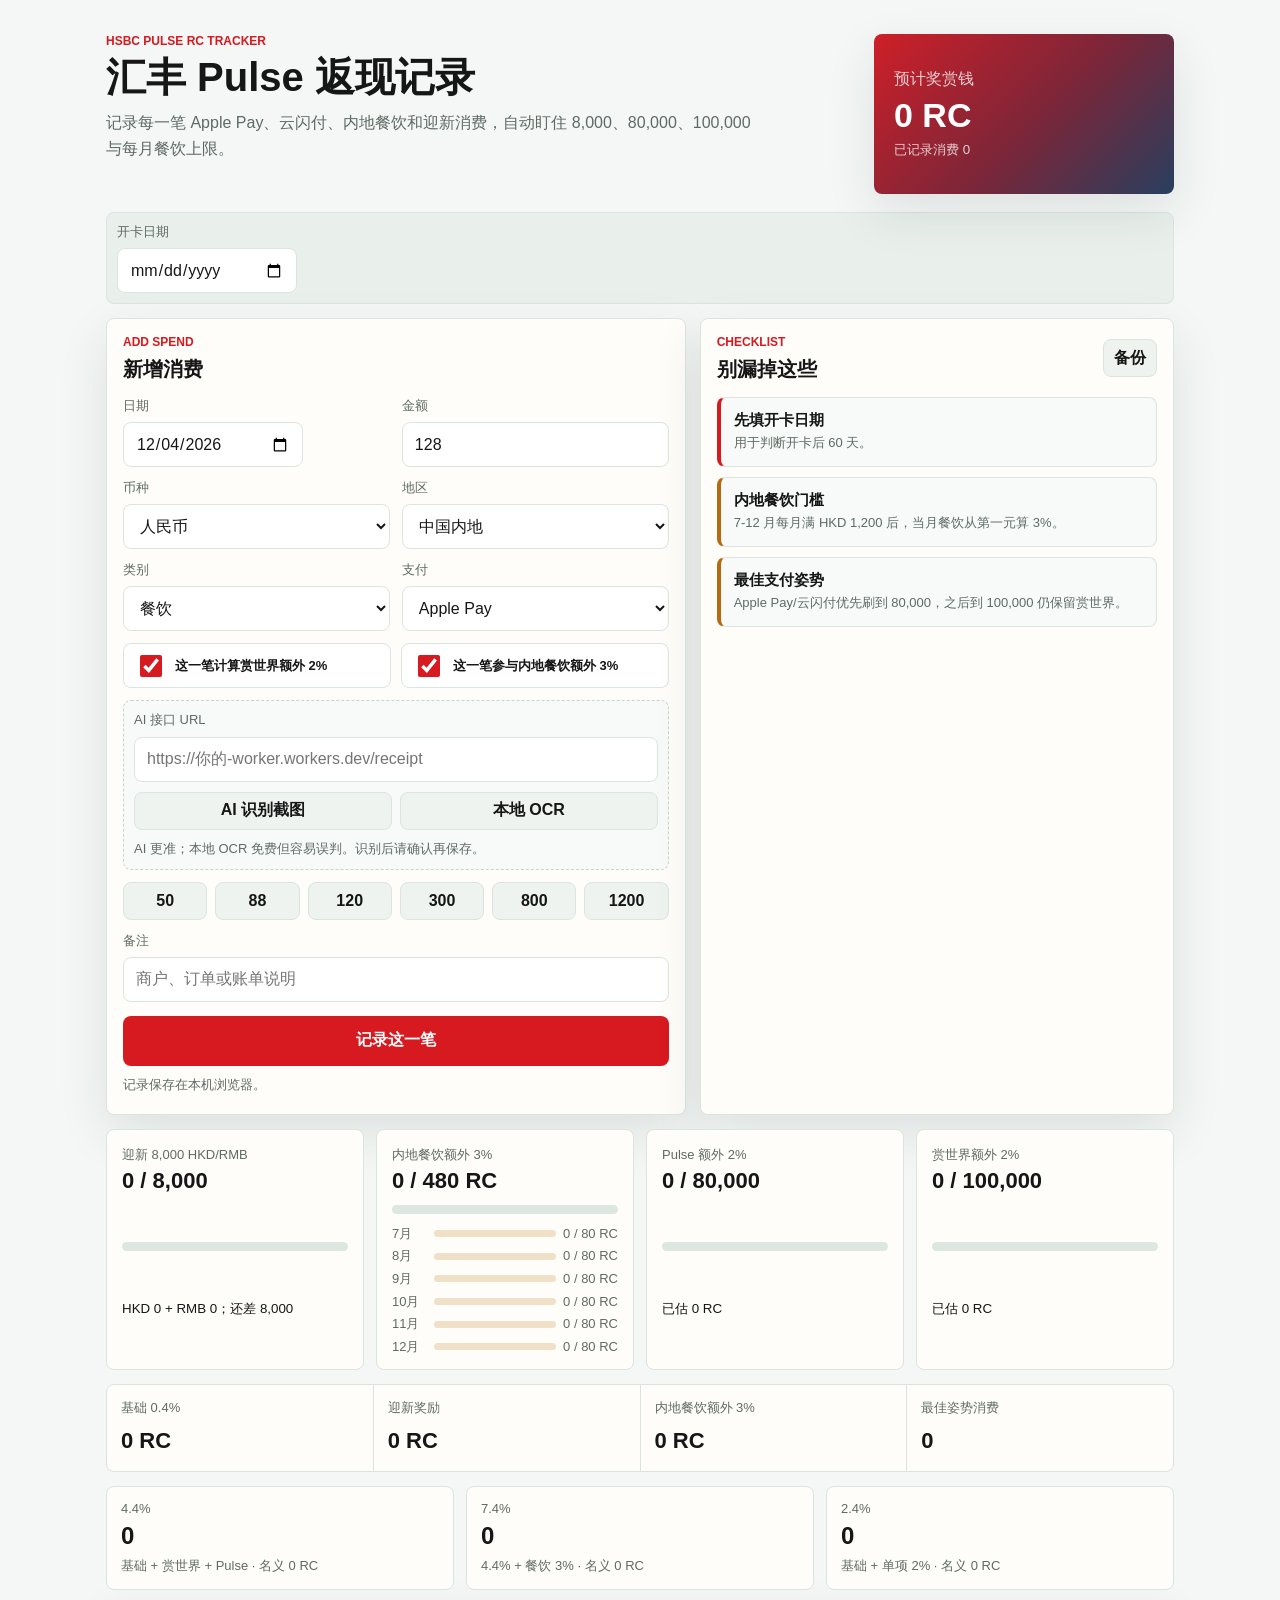
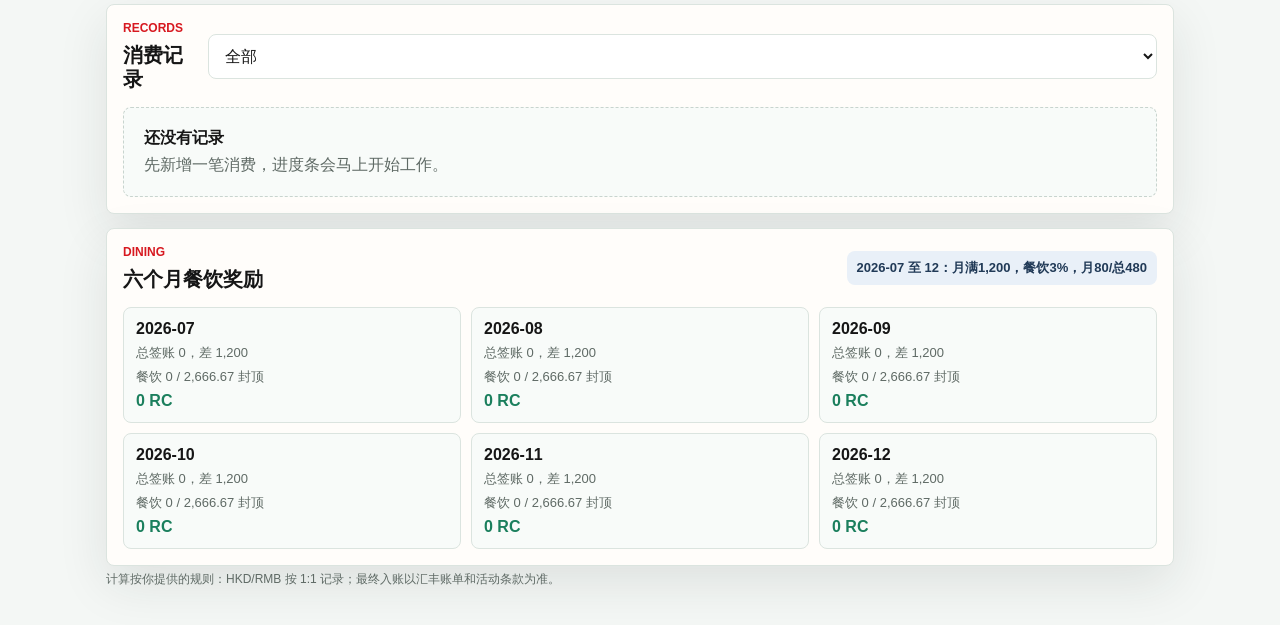
<file: index.html>
<!doctype html>
<html lang="zh-Hans">
  <head>
    <meta charset="utf-8" />
    <meta name="viewport" content="width=device-width, initial-scale=1, maximum-scale=1" />
    <meta name="theme-color" content="#f4f7f5" />
    <meta
      name="description"
      content="记录 HSBC Pulse 信用卡消费并自动计算迎新、赏世界、Pulse 额外和内地餐饮返现。"
    />
    <title>汇丰 Pulse 返现记录</title>
    <link rel="manifest" href="./manifest.webmanifest" />
    <link rel="icon" href="./app-icon.svg" />
    <link rel="apple-touch-icon" href="./app-icon.svg" />
    <link rel="stylesheet" href="./styles.css" />
  </head>
  <body>
    <main class="app-shell">
      <section class="hero">
        <div>
          <p class="eyebrow">HSBC Pulse RC Tracker</p>
          <h1>汇丰 Pulse 返现记录</h1>
          <p class="hero-copy">
            记录每一笔 Apple Pay、云闪付、内地餐饮和迎新消费，自动盯住
            8,000、80,000、100,000 与每月餐饮上限。
          </p>
        </div>
        <div class="total-panel" aria-label="预计奖赏钱">
          <span>预计奖赏钱</span>
          <strong id="totalReward">0 RC</strong>
          <small id="totalSpend">已记录消费 0</small>
        </div>
      </section>

      <section class="settings-strip" aria-label="卡片设置">
        <label class="date-field">
          <span>开卡日期</span>
          <input id="openDate" type="date" />
        </label>
      </section>

      <section class="grid-two">
        <form class="entry-panel" id="entryForm">
          <div class="panel-title">
            <div>
              <p class="eyebrow">Add Spend</p>
              <h2 id="formTitle">新增消费</h2>
            </div>
            <button class="ghost-button hidden" id="cancelEdit" type="button">取消</button>
          </div>

          <div class="field-grid">
            <label class="date-field">
              <span>日期</span>
              <input id="date" type="date" required />
            </label>
            <label>
              <span>金额</span>
              <input id="amount" inputmode="decimal" min="0" step="0.01" type="number" required />
            </label>
            <label>
              <span>币种</span>
              <select id="currency">
                <option value="RMB">人民币</option>
                <option value="HKD">港币</option>
              </select>
            </label>
            <label>
              <span>地区</span>
              <select id="region">
                <option value="mainland">中国内地</option>
                <option value="macau">澳门</option>
                <option value="hongkong">香港</option>
                <option value="overseas">其他地区</option>
              </select>
            </label>
            <label>
              <span>类别</span>
              <select id="category">
                <option value="dining">餐饮</option>
                <option value="shopping">购物</option>
                <option value="travel">旅行</option>
                <option value="other">其他</option>
              </select>
            </label>
            <label>
              <span>支付</span>
              <select id="payment">
                <option value="applepay">Apple Pay</option>
                <option value="unionpay">云闪付</option>
                <option value="other">其他</option>
              </select>
            </label>
          </div>

          <div class="reward-options" aria-label="逐笔返现选项">
            <label class="switch-row">
              <input id="redHotEligible" type="checkbox" checked />
              <span>这一笔计算赏世界额外 2%</span>
            </label>
            <label class="switch-row">
              <input id="transactionDiningEligible" type="checkbox" checked />
              <span>这一笔参与内地餐饮额外 3%</span>
            </label>
          </div>

          <div class="scan-box">
            <input id="receiptImage" class="hidden" type="file" accept="image/*" />
            <input id="aiReceiptImage" class="hidden" type="file" accept="image/*" />
            <label class="scan-endpoint">
              <span>AI 接口 URL</span>
              <input id="aiEndpoint" placeholder="https://你的-worker.workers.dev/receipt" type="url" />
            </label>
            <div class="scan-actions">
              <button class="ghost-button" id="aiScanButton" type="button">AI 识别截图</button>
              <button class="ghost-button" id="scanButton" type="button">本地 OCR</button>
            </div>
            <span id="scanResult">AI 更准；本地 OCR 免费但容易误判。识别后请确认再保存。</span>
          </div>

          <div class="quick-row" aria-label="快速金额">
            <button type="button" data-amount="50">50</button>
            <button type="button" data-amount="88">88</button>
            <button type="button" data-amount="120">120</button>
            <button type="button" data-amount="300">300</button>
            <button type="button" data-amount="800">800</button>
            <button type="button" data-amount="1200">1200</button>
          </div>

          <label>
            <span>备注</span>
            <input id="note" placeholder="商户、订单或账单说明" />
          </label>

          <button class="primary-button" id="submitButton" type="submit">记录这一笔</button>
          <p class="notice" id="notice">记录保存在本机浏览器。</p>
        </form>

        <section class="insight-panel" aria-label="关键提醒">
          <div class="panel-title">
            <div>
              <p class="eyebrow">Checklist</p>
              <h2>别漏掉这些</h2>
            </div>
            <button class="ghost-button" id="backupButton" type="button">备份</button>
          </div>
          <div class="task-list" id="taskList"></div>
        </section>
      </section>

      <section class="progress-grid" aria-label="返现进度" id="progressGrid"></section>

      <section class="summary-band">
        <div class="metric">
          <span>基础 0.4%</span>
          <strong id="baseReward">0 RC</strong>
        </div>
        <div class="metric">
          <span>迎新奖励</span>
          <strong id="welcomeReward">0 RC</strong>
        </div>
        <div class="metric">
          <span>内地餐饮额外 3%</span>
          <strong id="diningReward">0 RC</strong>
        </div>
        <div class="metric">
          <span>最佳姿势消费</span>
          <strong id="bestPostureSpend">0</strong>
        </div>
      </section>

      <section class="rate-band" aria-label="三类倍率统计" id="rateBand"></section>

      <section class="records-panel">
        <div class="panel-title">
          <div>
            <p class="eyebrow">Records</p>
            <h2>消费记录</h2>
          </div>
          <select id="filter">
            <option value="all">全部</option>
            <option value="welcome">迎新窗口</option>
            <option value="best">最佳支付姿势</option>
            <option value="rate44">4.4%</option>
            <option value="rate74">7.4%</option>
            <option value="rate24">2.4%</option>
            <option value="dining">餐饮</option>
          </select>
        </div>
        <div id="recordList"></div>
      </section>

      <section class="month-panel">
        <div class="panel-title">
          <div>
            <p class="eyebrow">Dining</p>
            <h2>六个月餐饮奖励</h2>
          </div>
          <span class="cap-badge">2026-07 至 12：月满1,200，餐饮3%，月80/总480</span>
        </div>
        <div class="month-grid" id="monthGrid"></div>
      </section>

      <footer id="footerNote">
        计算按你提供的规则：HKD/RMB 按 1:1 记录；最终入账以汇丰账单和活动条款为准。
      </footer>
    </main>
    <script src="./app.js"></script>
  </body>
</html>
</file>
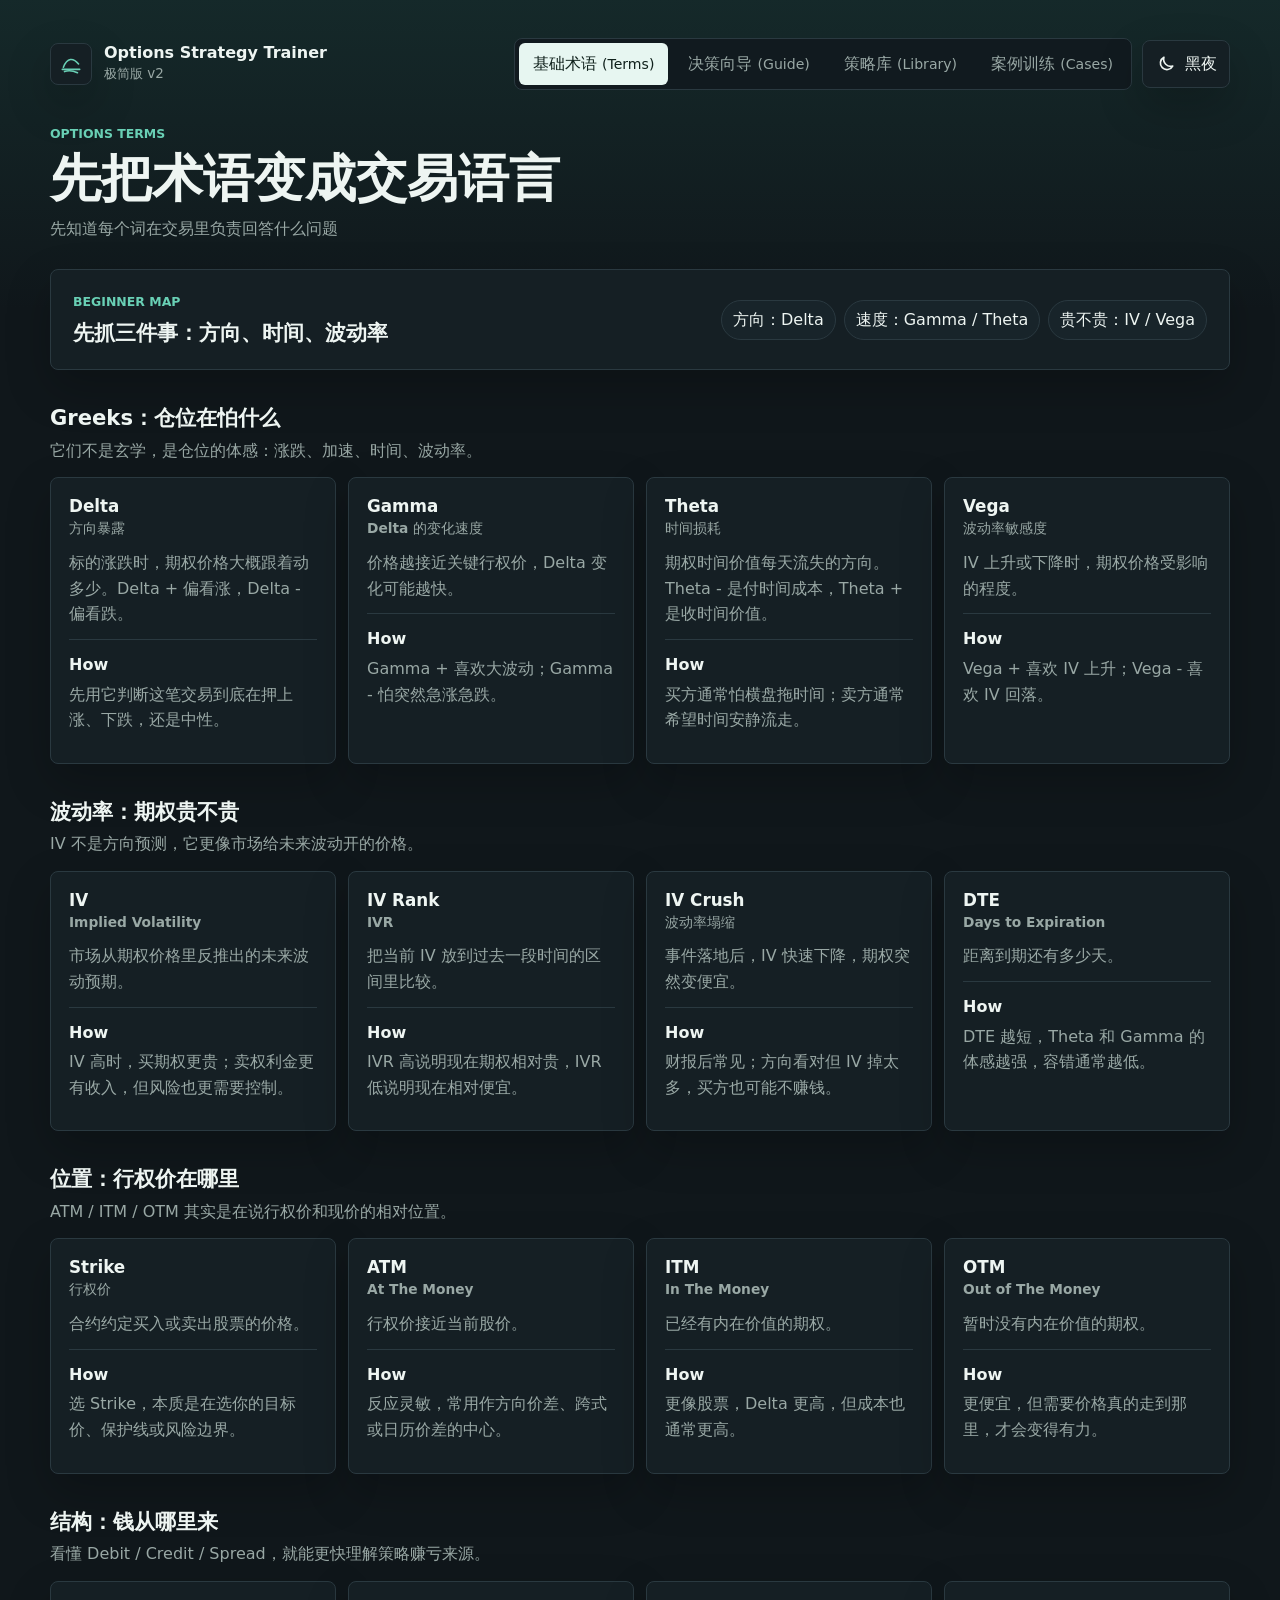
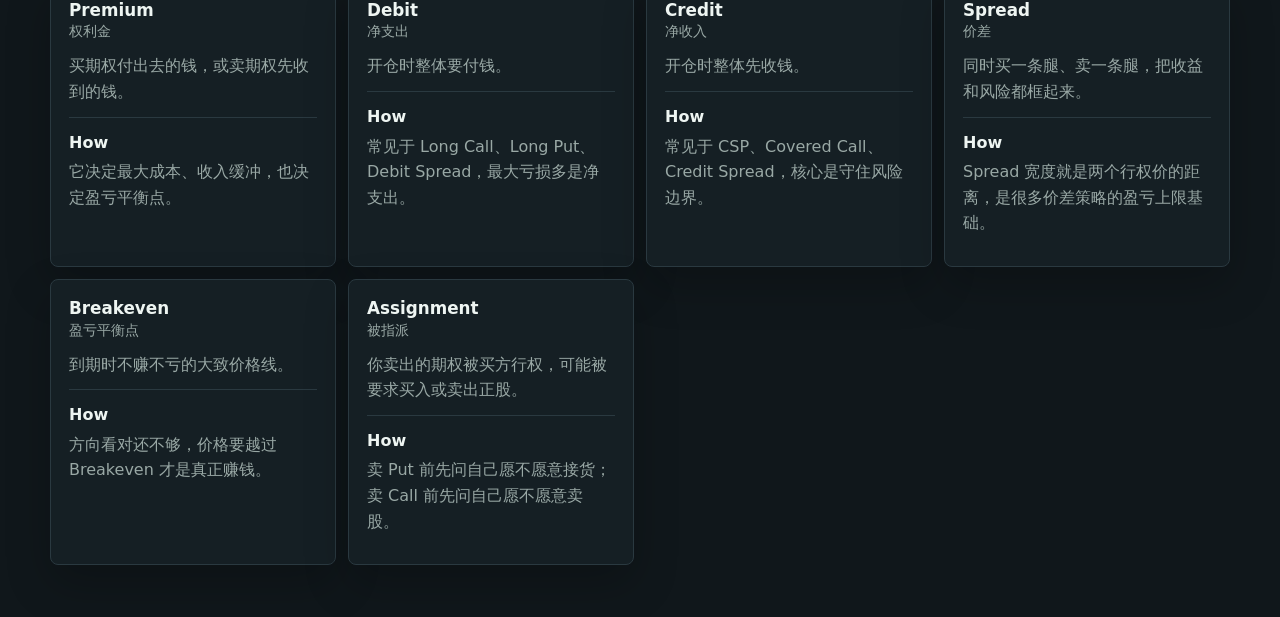
<file: options-strategy-trainer/index.html>
<!doctype html>
<html lang="zh-CN" data-theme="dark">
  <head>
    <meta charset="utf-8" />
    <meta name="viewport" content="width=device-width, initial-scale=1" />
    <meta id="theme-color" name="theme-color" content="#10171b" />
    <title>Options Strategy Trainer v2</title>
    <meta
      name="description"
      content="极简期权策略训练器：先理解术语，再用 PA 背景、方向、IV、目标选择策略。"
    />
    <script>
      (() => {
        try {
          const savedTheme = localStorage.getItem("ost-theme");
          document.documentElement.dataset.theme = savedTheme || "dark";
        } catch {
          document.documentElement.dataset.theme = "dark";
        }
      })();
    </script>
    <link rel="stylesheet" href="styles.css?v=ost-v26" />
  </head>
  <body>
    <div class="shell">
      <header class="topbar">
        <a class="brand" href="#terms" data-view-link="terms" aria-label="回到基础术语">
          <span class="brand-mark" aria-hidden="true">
            <svg viewBox="0 0 48 48" role="img">
              <path d="M8 34h32" />
              <path d="M10 30c7-18 18-18 28-6" />
              <path d="M12 38c8-3 15-2 24 2" />
            </svg>
          </span>
          <span>
            <strong>Options Strategy Trainer</strong>
            <small>极简版 v2</small>
          </span>
        </a>

        <div class="top-actions">
          <nav class="tabs" aria-label="主要页面">
            <button class="tab is-active" type="button" data-view="terms">
              基础术语 <span>(Terms)</span>
            </button>
            <button class="tab" type="button" data-view="guide">
              决策向导 <span>(Guide)</span>
            </button>
            <button class="tab" type="button" data-view="library">
              策略库 <span>(Library)</span>
            </button>
            <button class="tab" type="button" data-view="cases">
              案例训练 <span>(Cases)</span>
            </button>
          </nav>

          <button class="theme-toggle" id="theme-toggle" type="button" aria-label="当前为黑夜模式，点击切换到白天模式">
            <span class="theme-toggle-icon" aria-hidden="true">
              <svg class="sun-icon" viewBox="0 0 24 24">
                <circle cx="12" cy="12" r="4" />
                <path d="M12 2v2" />
                <path d="M12 20v2" />
                <path d="M4.93 4.93l1.41 1.41" />
                <path d="M17.66 17.66l1.41 1.41" />
                <path d="M2 12h2" />
                <path d="M20 12h2" />
                <path d="M4.93 19.07l1.41-1.41" />
                <path d="M17.66 6.34l1.41-1.41" />
              </svg>
              <svg class="moon-icon" viewBox="0 0 24 24">
                <path d="M20 14.5A8.5 8.5 0 0 1 9.5 4a7.8 7.8 0 1 0 10.5 10.5Z" />
              </svg>
            </span>
            <span id="theme-toggle-label">黑夜</span>
          </button>
        </div>
      </header>

      <main>
        <section class="view is-active" id="terms" aria-labelledby="terms-title">
          <div class="page-heading">
            <p class="kicker">Options Terms</p>
            <h1 id="terms-title">先把术语变成交易语言</h1>
            <p>先知道每个词在交易里负责回答什么问题</p>
          </div>

          <section class="term-primer" aria-label="术语快速入口">
            <div>
              <p class="kicker">Beginner map</p>
              <h2>先抓三件事：方向、时间、波动率</h2>
            </div>
            <div class="term-map">
              <span>方向：Delta</span>
              <span>速度：Gamma / Theta</span>
              <span>贵不贵：IV / Vega</span>
            </div>
          </section>

          <div class="terms-grid" id="terms-grid"></div>
        </section>

        <section class="view" id="guide" aria-labelledby="guide-title">
          <div class="intro">
            <p class="kicker">三步决策</p>
            <h1 id="guide-title">先判断市场，再选择结构。</h1>
            <p>
              可以先从 PA 背景进入，也可以继续用方向、IV 和交易目标三步判断。
            </p>
          </div>

          <section class="context-panel" aria-labelledby="context-title">
            <div class="context-heading">
              <div>
                <p class="kicker">PA Context</p>
                <h2 id="context-title">从市场背景开始判断</h2>
              </div>
              <p>先分 Strong Trend、Weak Trend、TR，再看 IV 和交易目标。</p>
            </div>
            <div class="pa-context-grid" id="pa-context-grid"></div>
          </section>

          <div class="workspace">
            <section class="wizard" aria-label="策略决策向导">
              <div class="step" data-step="direction">
                <div class="step-heading">
                  <span>Step 1</span>
                  <h2>方向观点 <em>(Direction)</em></h2>
                </div>
                <div class="choice-grid" role="radiogroup" aria-label="方向观点">
                  <button class="choice" type="button" data-field="direction" data-value="bullish">
                    看涨 <span>Bullish</span>
                  </button>
                  <button class="choice" type="button" data-field="direction" data-value="bearish">
                    看跌 <span>Bearish</span>
                  </button>
                  <button class="choice" type="button" data-field="direction" data-value="neutral">
                    中性 <span>Neutral</span>
                  </button>
                </div>
              </div>

              <div class="step is-muted" data-step="iv">
                <div class="step-heading">
                  <span>Step 2</span>
                  <h2>隐含波动率 <em>(IV)</em></h2>
                </div>
                <div class="choice-grid" role="radiogroup" aria-label="隐含波动率">
                  <button class="choice" type="button" data-field="iv" data-value="low" disabled>
                    低 <span>Low</span>
                  </button>
                  <button class="choice" type="button" data-field="iv" data-value="normal" disabled>
                    正常 <span>Normal</span>
                  </button>
                  <button class="choice" type="button" data-field="iv" data-value="high" disabled>
                    高 <span>High</span>
                  </button>
                </div>
              </div>

              <div class="step is-muted" data-step="objective">
                <div class="step-heading">
                  <span>Step 3</span>
                  <h2>交易目标 <em>(Objective)</em></h2>
                </div>
                <div class="choice-grid objective-grid" role="radiogroup" aria-label="交易目标">
                  <button class="choice" type="button" data-field="objective" data-value="directional" disabled>
                    方向交易 <span>Directional</span>
                  </button>
                  <button class="choice" type="button" data-field="objective" data-value="income" disabled>
                    收取权利金 <span>Income</span>
                  </button>
                  <button class="choice" type="button" data-field="objective" data-value="own" disabled>
                    愿意接货 <span>Willing to own stock</span>
                  </button>
                  <button class="choice" type="button" data-field="objective" data-value="hedge" disabled>
                    保护持仓 <span>Hedge</span>
                  </button>
                </div>
              </div>
            </section>

            <aside class="result-shell" aria-live="polite">
              <div class="result-empty" id="result-empty">
                <p class="kicker">Recommendation</p>
                <h2>完成三步后显示结果。</h2>
                <p>这里会只保留主推荐、关键理由和风险标签。</p>
              </div>

              <div class="result is-hidden" id="result">
                <div class="result-topline">
                  <p class="kicker" id="result-context">Recommendation</p>
                  <button class="reset-button" type="button" id="reset-button">重选</button>
                </div>

                <article class="strategy-result" id="main-result"></article>

                <section class="alternatives" id="alternatives" aria-label="备选策略"></section>
              </div>
            </aside>
          </div>
        </section>

        <section class="view" id="library" aria-labelledby="library-title">
          <div class="page-heading">
            <p class="kicker">Strategy Library</p>
            <h1 id="library-title">策略库</h1>
            <p>这里保留常用结构，和首页的决策向导分开。</p>
          </div>
          <div class="library-grid" id="library-grid"></div>
        </section>

        <section class="view" id="cases" aria-labelledby="cases-title">
          <div class="page-heading">
            <p class="kicker">Case Trainer</p>
            <h1 id="cases-title">案例训练</h1>
            <p>每个场景只练一个判断：方向、IV、目标是否匹配。</p>
          </div>
          <div class="case-list" id="case-list"></div>
        </section>
      </main>
    </div>

    <script src="app.js?v=ost-v26" defer></script>
    <script>
      if ("serviceWorker" in navigator) {
        window.addEventListener("load", () => {
          navigator.serviceWorker.register("../sw.js").then((registration) => {
            registration.update();
          }).catch(() => undefined);
        });
      }
    </script>
  </body>
</html>
</file>
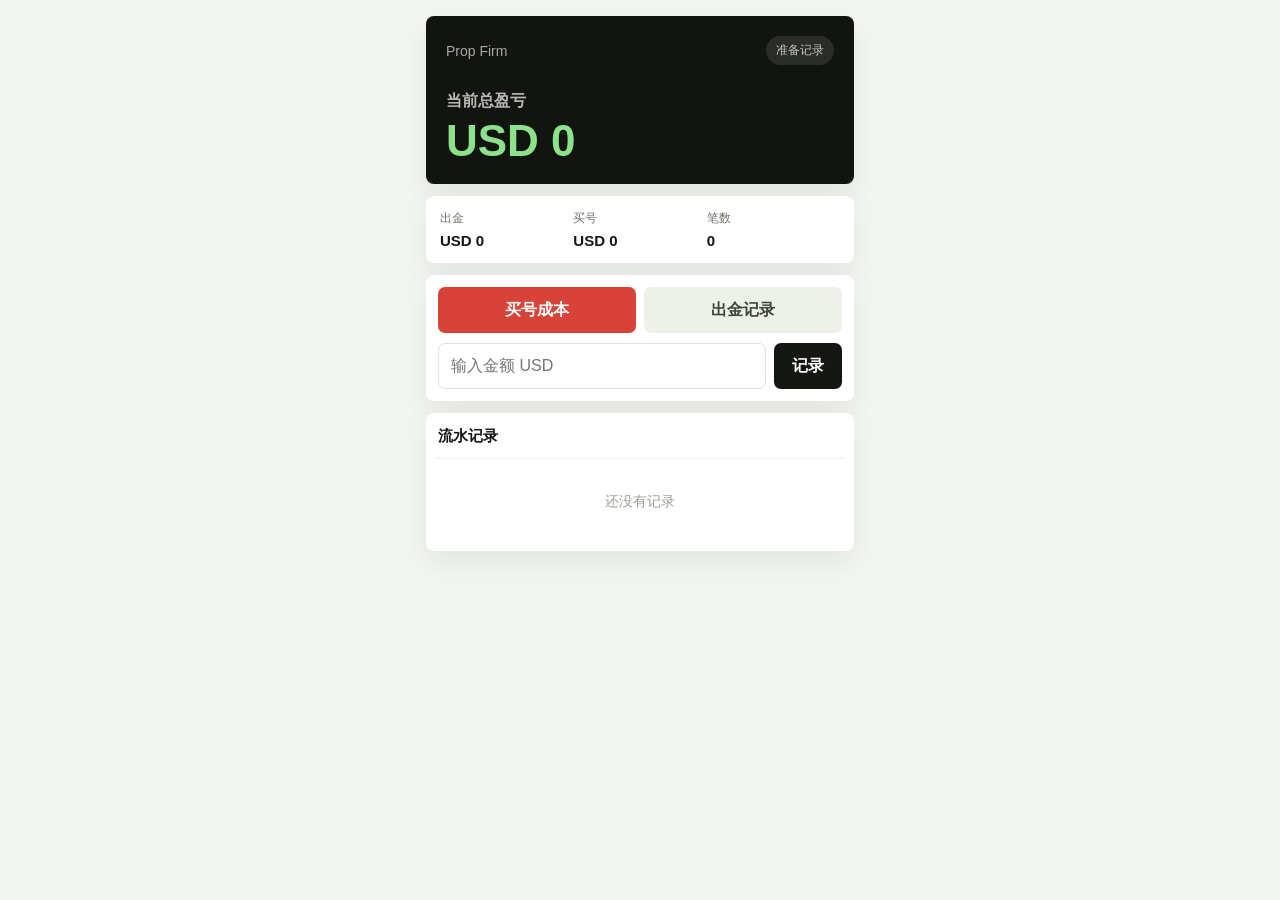
<file: prop-firm/index.html>
<!doctype html>
<html lang="zh-Hans">
  <head>
    <meta charset="utf-8" />
    <meta name="viewport" content="width=device-width, initial-scale=1, maximum-scale=1" />
    <meta name="theme-color" content="#10120f" />
    <meta name="description" content="记录 Prop Firm 买号成本、出金和 USD 总盈亏。" />
    <title>Prop Firm 记账</title>
    <link rel="stylesheet" href="./styles.css" />
  </head>
  <body>
    <main class="shell">
      <section class="top-card">
        <div class="top-row">
          <span class="label">Prop Firm</span>
          <span class="status" id="status">准备记录</span>
        </div>
        <h1>当前总盈亏</h1>
        <strong class="total" id="total">USD 0</strong>
      </section>

      <section class="metrics" aria-label="汇总">
        <div>
          <span>出金</span>
          <strong id="payoutTotal">USD 0</strong>
        </div>
        <div>
          <span>买号</span>
          <strong id="costTotal">USD 0</strong>
        </div>
        <div>
          <span>笔数</span>
          <strong id="entryCount">0</strong>
        </div>
      </section>

      <form class="panel" id="entryForm">
        <div class="segmented" role="group" aria-label="记录类型">
          <button class="active danger" type="button" data-type="cost">买号成本</button>
          <button type="button" data-type="payout">出金记录</button>
        </div>
        <div class="entry-row">
          <input id="amount" inputmode="decimal" placeholder="输入金额 USD" autocomplete="off" />
          <button type="submit">记录</button>
        </div>
      </form>

      <section class="panel records-panel">
        <div class="panel-head">
          <h2>流水记录</h2>
          <button id="clearAll" type="button">清空</button>
        </div>
        <div class="records" id="records"></div>
      </section>
    </main>
    <script src="./app.js"></script>
  </body>
</html>
</file>
<file: styles.css>
:root {
  --ink: #161616;
  --muted: #5f6a65;
  --paper: #f4f7f5;
  --surface: #fffdfa;
  --line: #dbe4df;
  --red: #d71920;
  --green: #1b7f5d;
  --blue: #2d5f9a;
  --amber: #b56a12;
  --shadow: 0 18px 50px rgba(28, 43, 36, 0.1);
}

* {
  box-sizing: border-box;
}

body {
  margin: 0;
  color: var(--ink);
  background: var(--paper);
  font-family:
    -apple-system, BlinkMacSystemFont, "Segoe UI", "PingFang SC",
    "Hiragino Sans GB", "Microsoft YaHei", Arial, sans-serif;
  letter-spacing: 0;
}

button,
input,
select {
  font: inherit;
}

button {
  touch-action: manipulation;
}

.hidden {
  display: none !important;
}

.app-shell {
  width: min(100%, 1100px);
  margin: 0 auto;
  padding: 18px 16px 36px;
}

.hero {
  display: grid;
  grid-template-columns: minmax(0, 1fr) minmax(230px, 300px);
  gap: 16px;
  align-items: stretch;
  padding: 16px 0 14px;
}

.eyebrow {
  margin: 0 0 8px;
  color: var(--red);
  font-size: 12px;
  font-weight: 800;
  letter-spacing: 0;
  text-transform: uppercase;
}

h1,
h2 {
  margin: 0;
  letter-spacing: 0;
}

h1 {
  max-width: 680px;
  font-size: 40px;
  line-height: 1.05;
  font-weight: 900;
}

h2 {
  font-size: 20px;
  line-height: 1.2;
}

.hero-copy {
  max-width: 660px;
  margin: 12px 0 0;
  color: var(--muted);
  font-size: 16px;
  line-height: 1.65;
}

.total-panel,
.entry-panel,
.insight-panel,
.records-panel,
.month-panel {
  background: var(--surface);
  border: 1px solid var(--line);
  border-radius: 8px;
  box-shadow: var(--shadow);
}

.total-panel {
  display: flex;
  min-height: 160px;
  flex-direction: column;
  justify-content: center;
  padding: 20px;
  color: white;
  background: linear-gradient(135deg, #ce1f28, #7a2639 55%, #283f5f);
  border: 0;
}

.total-panel span,
.total-panel small {
  color: rgba(255, 255, 255, 0.78);
}

.total-panel strong {
  margin: 8px 0;
  font-size: 34px;
  line-height: 1.05;
}

.settings-strip {
  display: grid;
  grid-template-columns: minmax(0, 230px);
  gap: 10px;
  margin: 4px 0 14px;
  padding: 10px;
  background: #e9f0ec;
  border: 1px solid var(--line);
  border-radius: 8px;
}

.date-field input {
  max-width: 180px;
}

label {
  display: grid;
  gap: 7px;
  min-width: 0;
}

label > span,
.metric span,
.rate-card span,
.rate-card small,
.progress-card span,
.month-card span,
.record span,
.record small {
  color: var(--muted);
  font-size: 13px;
}

input,
select {
  width: 100%;
  min-height: 45px;
  padding: 0 12px;
  color: var(--ink);
  background: white;
  border: 1px solid var(--line);
  border-radius: 8px;
  outline: none;
}

input:focus,
select:focus {
  border-color: var(--red);
  box-shadow: 0 0 0 3px rgba(215, 25, 32, 0.14);
}

.switch-row {
  display: flex;
  align-items: center;
  min-height: 45px;
  gap: 10px;
  padding: 0 12px;
  background: white;
  border: 1px solid var(--line);
  border-radius: 8px;
}

.switch-row input {
  width: 22px;
  min-height: 22px;
  accent-color: var(--red);
}

.switch-row span {
  color: var(--ink);
  font-weight: 700;
}

.grid-two {
  display: grid;
  grid-template-columns: minmax(0, 1.1fr) minmax(300px, 0.9fr);
  gap: 14px;
}

.entry-panel,
.insight-panel,
.records-panel,
.month-panel {
  padding: 16px;
}

.panel-title {
  display: flex;
  align-items: center;
  justify-content: space-between;
  gap: 12px;
  margin-bottom: 16px;
}

.field-grid {
  display: grid;
  grid-template-columns: repeat(2, minmax(0, 1fr));
  gap: 12px;
}

.reward-options {
  display: grid;
  grid-template-columns: repeat(2, minmax(0, 1fr));
  gap: 10px;
  margin-top: 12px;
}

.quick-row {
  display: grid;
  grid-template-columns: repeat(6, minmax(0, 1fr));
  gap: 8px;
  margin: 12px 0;
}

.scan-box {
  display: grid;
  grid-template-columns: minmax(0, 1fr);
  gap: 10px;
  margin-top: 12px;
  padding: 10px;
  background: #f7faf8;
  border: 1px dashed #c8d4ce;
  border-radius: 8px;
}

.scan-box span {
  color: var(--muted);
  font-size: 13px;
  line-height: 1.45;
}

.scan-endpoint span {
  color: var(--muted);
  font-size: 13px;
}

.scan-actions {
  display: grid;
  grid-template-columns: repeat(2, minmax(0, 1fr));
  gap: 8px;
}

.quick-row button,
.ghost-button,
.record-actions button {
  min-height: 38px;
  padding: 0 10px;
  color: var(--ink);
  background: #eef3f0;
  border: 1px solid var(--line);
  border-radius: 8px;
  font-weight: 800;
}

.primary-button {
  width: 100%;
  min-height: 50px;
  margin-top: 14px;
  color: white;
  background: var(--red);
  border: 0;
  border-radius: 8px;
  font-weight: 900;
}

.notice {
  min-height: 22px;
  margin: 10px 0 0;
  color: var(--muted);
  font-size: 13px;
}

.task-list {
  display: grid;
  gap: 10px;
}

.task {
  display: grid;
  gap: 4px;
  padding: 13px;
  background: #f7faf8;
  border: 1px solid var(--line);
  border-left: 4px solid var(--amber);
  border-radius: 8px;
}

.task strong {
  font-size: 15px;
}

.task span {
  color: var(--muted);
  font-size: 13px;
  line-height: 1.45;
}

.task.done {
  border-left-color: var(--green);
}

.task.urgent {
  border-left-color: var(--red);
}

.progress-grid {
  display: grid;
  grid-template-columns: repeat(4, minmax(0, 1fr));
  gap: 12px;
  margin: 14px 0;
}

.progress-card {
  display: grid;
  gap: 12px;
  min-height: 150px;
  padding: 15px;
  background: var(--surface);
  border: 1px solid var(--line);
  border-radius: 8px;
}

.progress-card strong {
  display: block;
  margin-top: 5px;
  font-size: 22px;
  line-height: 1.1;
}

.dining-month-progress {
  display: grid;
  gap: 7px;
}

.dining-month-row {
  display: grid;
  grid-template-columns: 34px minmax(0, 1fr);
  align-items: center;
  gap: 8px;
}

.dining-month-label,
.dining-month-value {
  color: var(--muted);
  font-size: 12px;
  line-height: 1.2;
}

.dining-month-meter {
  display: grid;
  grid-template-columns: minmax(42px, 1fr) auto;
  align-items: center;
  gap: 7px;
  min-width: 0;
}

.dining-month-track {
  height: 7px;
  overflow: hidden;
  background: #efe0c7;
  border-radius: 999px;
}

.dining-month-track span {
  display: block;
  height: 100%;
  background: var(--amber);
  border-radius: inherit;
}

.progress-track {
  height: 9px;
  overflow: hidden;
  background: #dde7e1;
  border-radius: 999px;
}

.progress-track span {
  display: block;
  height: 100%;
  border-radius: inherit;
}

.progress-card.green .progress-track span {
  background: var(--green);
}

.progress-card.amber .progress-track span {
  background: var(--amber);
}

.progress-card.red .progress-track span {
  background: var(--red);
}

.progress-card.blue .progress-track span {
  background: var(--blue);
}

.summary-band {
  display: grid;
  grid-template-columns: repeat(4, minmax(0, 1fr));
  gap: 1px;
  overflow: hidden;
  margin-bottom: 14px;
  background: var(--line);
  border: 1px solid var(--line);
  border-radius: 8px;
}

.metric {
  display: grid;
  gap: 8px;
  min-height: 86px;
  padding: 14px;
  background: #fffdfa;
}

.metric strong {
  font-size: 22px;
  line-height: 1.1;
}

.rate-band {
  display: grid;
  grid-template-columns: repeat(3, minmax(0, 1fr));
  gap: 12px;
  margin-bottom: 14px;
}

.rate-card {
  display: grid;
  gap: 7px;
  min-height: 100px;
  padding: 14px;
  background: var(--surface);
  border: 1px solid var(--line);
  border-radius: 8px;
}

.rate-card strong {
  font-size: 24px;
  line-height: 1.1;
}

.rate-card small {
  line-height: 1.4;
}

.records-panel {
  margin-bottom: 14px;
}

.record-list {
  display: grid;
  gap: 10px;
}

.record {
  display: grid;
  grid-template-columns: minmax(0, 1fr) auto;
  gap: 10px;
  align-items: center;
  padding: 12px;
  background: #f8fbf9;
  border: 1px solid var(--line);
  border-radius: 8px;
}

.record strong {
  display: block;
  font-size: 19px;
}

.record span,
.record small {
  display: block;
  margin-top: 4px;
  line-height: 1.35;
}

.record-actions {
  display: flex;
  gap: 8px;
}

.empty-state {
  display: grid;
  gap: 6px;
  padding: 20px;
  color: var(--muted);
  background: #f8fbf9;
  border: 1px dashed #c8d4ce;
  border-radius: 8px;
}

.empty-state strong {
  color: var(--ink);
}

.cap-badge {
  padding: 8px 10px;
  color: #213a57;
  background: #e9f0f8;
  border-radius: 8px;
  font-size: 13px;
  font-weight: 800;
}

.month-grid {
  display: grid;
  grid-template-columns: repeat(3, minmax(0, 1fr));
  gap: 10px;
}

.month-card {
  display: grid;
  gap: 6px;
  padding: 12px;
  background: #f8fbf9;
  border: 1px solid var(--line);
  border-radius: 8px;
}

.month-card b {
  color: var(--green);
}

footer {
  padding: 4px 0 0;
  color: var(--muted);
  font-size: 12px;
  line-height: 1.6;
}

@media (max-width: 860px) {
  .hero,
  .settings-strip,
  .grid-two,
  .progress-grid,
  .summary-band,
  .rate-band {
    grid-template-columns: 1fr;
  }

  h1 {
    font-size: 32px;
  }

  .total-panel {
    min-height: 130px;
  }

  .progress-card {
    min-height: 132px;
  }
}

@media (max-width: 560px) {
  .app-shell {
    padding: 12px 10px 28px;
  }

  .hero {
    padding-top: 8px;
  }

  .field-grid,
  .reward-options,
  .month-grid {
    grid-template-columns: 1fr;
  }

  .quick-row {
    grid-template-columns: repeat(3, minmax(0, 1fr));
  }

  .scan-box {
    grid-template-columns: 1fr;
  }

  .record {
    grid-template-columns: 1fr;
  }

  .record-actions {
    display: grid;
    grid-template-columns: 1fr 1fr;
  }

  .panel-title {
    align-items: flex-start;
  }
}
</file>
<file: options-strategy-trainer/styles.css>
:root {
  color-scheme: dark;
  --bg: #10171b;
  --panel: #151f24;
  --panel-soft: #111a1f;
  --control: #19252b;
  --ink: #eef5f2;
  --muted: #99a8a5;
  --line: #2a3940;
  --line-strong: #405159;
  --teal: #69d0b5;
  --blue: #8ab7f0;
  --amber: #e4bd75;
  --red: #ee9a90;
  --active: #e7f6f1;
  --active-ink: #10211c;
  --tag-bg: #18242a;
  --payoff-bg: #111b20;
  --axis: #53666c;
  --choice-hover: 0 10px 24px rgba(0, 0, 0, 0.2);
  --choice-ring: 0 0 0 3px rgba(105, 208, 181, 0.18);
  --success-bg: rgba(105, 208, 181, 0.13);
  --danger-bg: rgba(238, 154, 144, 0.12);
  --page-glow: linear-gradient(180deg, rgba(38, 105, 94, 0.22), rgba(16, 23, 27, 0) 310px);
  --shadow: 0 18px 45px rgba(0, 0, 0, 0.22);
}

:root[data-theme="light"] {
  color-scheme: light;
  --bg: #f5f7f8;
  --panel: #ffffff;
  --panel-soft: #fbfcfc;
  --control: #ffffff;
  --ink: #171b1f;
  --muted: #667078;
  --line: #dfe5e8;
  --line-strong: #b8c2c7;
  --teal: #1f7a68;
  --blue: #275f9f;
  --amber: #a86d15;
  --red: #a33b35;
  --active: #171b1f;
  --active-ink: #ffffff;
  --tag-bg: #f8faf9;
  --payoff-bg: #fbfcfc;
  --axis: #c6d0d4;
  --choice-hover: 0 10px 24px rgba(33, 45, 52, 0.08);
  --choice-ring: 0 0 0 3px rgba(31, 122, 104, 0.12);
  --success-bg: rgba(31, 122, 104, 0.09);
  --danger-bg: rgba(163, 59, 53, 0.08);
  --page-glow: linear-gradient(180deg, rgba(255, 255, 255, 0.72), rgba(255, 255, 255, 0) 270px);
  --shadow: 0 18px 45px rgba(26, 39, 47, 0.08);
}

* {
  box-sizing: border-box;
}

body {
  margin: 0;
  min-width: 320px;
  background: var(--page-glow), var(--bg);
  color: var(--ink);
  font-family:
    ui-sans-serif,
    system-ui,
    -apple-system,
    BlinkMacSystemFont,
    "Segoe UI",
    sans-serif;
  font-size: 16px;
  line-height: 1.6;
  transition:
    background 180ms ease,
    color 180ms ease;
}

button,
summary {
  font: inherit;
}

button {
  cursor: pointer;
}

button:disabled {
  cursor: not-allowed;
}

.shell {
  width: min(1180px, calc(100% - 32px));
  margin: 0 auto;
  padding: 28px 0 52px;
}

.topbar {
  display: flex;
  align-items: center;
  justify-content: space-between;
  gap: 24px;
  padding: 10px 0 34px;
}

.top-actions {
  display: flex;
  align-items: center;
  gap: 10px;
}

.brand {
  display: inline-flex;
  align-items: center;
  gap: 12px;
  color: inherit;
  text-decoration: none;
}

.brand strong,
.brand small {
  display: block;
}

.brand strong {
  font-size: 1rem;
  line-height: 1.2;
}

.brand small {
  color: var(--muted);
  font-size: 0.84rem;
}

.brand-mark {
  display: grid;
  width: 42px;
  height: 42px;
  place-items: center;
  border: 1px solid var(--line);
  border-radius: 8px;
  background: var(--panel);
  box-shadow: var(--shadow);
}

.brand-mark svg {
  width: 26px;
  height: 26px;
  fill: none;
  stroke: var(--teal);
  stroke-linecap: round;
  stroke-linejoin: round;
  stroke-width: 3;
}

.tabs {
  display: inline-flex;
  gap: 6px;
  padding: 4px;
  border: 1px solid var(--line);
  border-radius: 8px;
  background: var(--panel-soft);
}

.tab {
  min-height: 38px;
  padding: 8px 14px;
  border: 0;
  border-radius: 6px;
  background: transparent;
  color: var(--muted);
  white-space: nowrap;
}

.tab span {
  color: inherit;
  font-size: 0.88em;
}

.tab.is-active {
  background: var(--active);
  color: var(--active-ink);
}

.theme-toggle {
  display: inline-flex;
  min-height: 48px;
  align-items: center;
  gap: 8px;
  padding: 8px 12px;
  border: 1px solid var(--line);
  border-radius: 8px;
  background: var(--panel);
  color: var(--ink);
  white-space: nowrap;
  box-shadow: var(--shadow);
}

.theme-toggle-icon {
  display: grid;
  width: 22px;
  height: 22px;
  place-items: center;
}

.theme-toggle svg {
  grid-area: 1 / 1;
  width: 20px;
  height: 20px;
  fill: none;
  stroke: currentColor;
  stroke-linecap: round;
  stroke-linejoin: round;
  stroke-width: 2;
}

:root[data-theme="dark"] .sun-icon,
:root[data-theme="light"] .moon-icon {
  display: none;
}

.view {
  display: none;
}

.view.is-active {
  display: block;
}

.intro {
  max-width: 720px;
  margin-bottom: 38px;
}

.kicker {
  margin: 0 0 8px;
  color: var(--teal);
  font-size: 0.78rem;
  font-weight: 700;
  text-transform: uppercase;
}

h1,
h2,
h3,
p {
  margin-top: 0;
}

h1 {
  margin-bottom: 12px;
  font-size: clamp(2.2rem, 5vw, 4.8rem);
  line-height: 1.02;
  font-weight: 760;
}

h2 {
  margin-bottom: 0;
  font-size: 1.05rem;
  line-height: 1.3;
}

h3 {
  margin-bottom: 10px;
  font-size: 1.28rem;
  line-height: 1.3;
}

.intro p:last-child,
.page-heading p:last-child,
.result-empty p:last-child {
  margin-bottom: 0;
  color: var(--muted);
}

.workspace {
  display: grid;
  grid-template-columns: minmax(0, 1fr) minmax(340px, 430px);
  gap: 28px;
  align-items: start;
}

.context-panel {
  margin-bottom: 28px;
  padding: 22px;
  border: 1px solid var(--line);
  border-radius: 8px;
  background: var(--panel);
  box-shadow: var(--shadow);
}

.context-heading {
  display: flex;
  align-items: end;
  justify-content: space-between;
  gap: 18px;
  margin-bottom: 18px;
}

.context-heading h2 {
  font-size: 1.34rem;
}

.context-heading p:last-child {
  max-width: 390px;
  margin-bottom: 0;
  color: var(--muted);
}

.pa-context-grid {
  display: grid;
  grid-template-columns: repeat(3, minmax(0, 1fr));
  gap: 14px;
}

.pa-context-group {
  display: grid;
  gap: 10px;
}

.pa-context-group-heading {
  display: flex;
  align-items: baseline;
  justify-content: space-between;
  gap: 12px;
}

.pa-context-group-heading h3 {
  margin-bottom: 0;
  font-size: 1.1rem;
}

.pa-context-group-heading span {
  color: var(--muted);
  font-size: 0.9rem;
}

.pa-context-group-list {
  display: grid;
  gap: 10px;
}

.pa-context-card {
  display: grid;
  min-height: 166px;
  gap: 10px;
  align-content: start;
  padding: 16px;
  border: 1px solid var(--line);
  border-radius: 8px;
  background: var(--control);
  color: var(--ink);
  text-align: left;
  transition:
    border-color 160ms ease,
    box-shadow 160ms ease,
    transform 160ms ease;
}

.pa-context-card:hover {
  border-color: var(--line-strong);
  box-shadow: var(--choice-hover);
  transform: translateY(-1px);
}

.pa-context-card.is-selected {
  border-color: var(--teal);
  box-shadow: var(--choice-ring);
}

.context-kind {
  color: var(--teal);
  font-size: 0.76rem;
  font-weight: 760;
  text-transform: uppercase;
}

.context-title {
  font-size: 1.02rem;
  font-weight: 760;
  line-height: 1.3;
}

.context-read {
  color: var(--muted);
  font-size: 0.92rem;
}

.context-badges {
  display: flex;
  flex-wrap: wrap;
  gap: 6px;
  margin-top: auto;
}

.context-badges span {
  display: inline-flex;
  min-height: 28px;
  align-items: center;
  padding: 4px 8px;
  border: 1px solid var(--line);
  border-radius: 999px;
  background: var(--tag-bg);
  color: var(--ink);
  font-size: 0.78rem;
}

.wizard,
.result-shell {
  border: 1px solid var(--line);
  border-radius: 8px;
  background: var(--panel);
  box-shadow: var(--shadow);
}

.step {
  padding: 26px;
  border-bottom: 1px solid var(--line);
}

.step:last-child {
  border-bottom: 0;
}

.step.is-muted {
  background: var(--panel-soft);
}

.step-heading {
  display: flex;
  align-items: baseline;
  justify-content: space-between;
  gap: 14px;
  margin-bottom: 18px;
}

.step-heading > span {
  color: var(--muted);
  font-size: 0.86rem;
  font-weight: 700;
}

.step-heading em {
  color: var(--muted);
  font-style: normal;
  font-weight: 500;
}

.choice-grid {
  display: grid;
  grid-template-columns: repeat(3, minmax(0, 1fr));
  gap: 10px;
}

.objective-grid {
  grid-template-columns: repeat(2, minmax(0, 1fr));
}

.choice {
  min-height: 78px;
  padding: 14px;
  border: 1px solid var(--line);
  border-radius: 8px;
  background: var(--control);
  color: var(--ink);
  text-align: left;
  transition:
    border-color 160ms ease,
    box-shadow 160ms ease,
    transform 160ms ease;
}

.choice span {
  display: block;
  margin-top: 5px;
  color: var(--muted);
  font-size: 0.86rem;
}

.choice:not(:disabled):hover {
  border-color: var(--line-strong);
  box-shadow: var(--choice-hover);
  transform: translateY(-1px);
}

.choice.is-selected {
  border-color: var(--teal);
  box-shadow: var(--choice-ring);
}

.choice:disabled {
  opacity: 0.46;
}

.result-shell {
  position: sticky;
  top: 20px;
  min-height: 380px;
  padding: 26px;
}

.result-empty {
  display: grid;
  min-height: 320px;
  align-content: center;
}

.is-hidden {
  display: none;
}

.result-topline {
  display: flex;
  align-items: center;
  justify-content: space-between;
  gap: 18px;
  margin-bottom: 18px;
}

.reset-button {
  min-height: 34px;
  padding: 6px 12px;
  border: 1px solid var(--line);
  border-radius: 6px;
  background: var(--control);
  color: var(--muted);
}

.strategy-name {
  margin-bottom: 14px;
}

.strategy-name strong {
  display: block;
  font-size: 1.7rem;
  line-height: 1.15;
}

.strategy-name span {
  display: block;
  margin-top: 4px;
  color: var(--muted);
}

.context-result p {
  margin-bottom: 4px;
  color: var(--ink);
  font-weight: 680;
}

.context-result span {
  color: var(--muted);
}

.field-block {
  padding: 16px 0;
  border-top: 1px solid var(--line);
}

.field-block h3 {
  margin-bottom: 6px;
  color: var(--muted);
  font-size: 0.82rem;
  text-transform: uppercase;
}

.field-block p {
  margin-bottom: 0;
}

.structure-block p,
.structure-line {
  color: var(--ink);
  font-weight: 680;
}

.money-grid {
  display: grid;
  grid-template-columns: repeat(2, minmax(0, 1fr));
  gap: 10px;
  padding: 16px 0;
  border-top: 1px solid var(--line);
}

.money-block {
  min-height: 128px;
  padding: 14px;
  border: 1px solid var(--line);
  border-radius: 8px;
  background: var(--panel-soft);
}

.money-block h3 {
  margin-bottom: 8px;
  font-size: 0.82rem;
}

.earn-block h3 {
  color: var(--teal);
}

.lose-block h3 {
  color: var(--red);
}

.money-block p {
  margin-bottom: 0;
  color: var(--ink);
}

.expiration-block {
  padding-bottom: 18px;
}

.expiration-list {
  display: grid;
  gap: 8px;
  margin: 0;
  padding-left: 18px;
}

.expiration-list li {
  color: var(--ink);
}

.tag-row {
  display: flex;
  flex-wrap: wrap;
  gap: 8px;
  padding-top: 16px;
  border-top: 1px solid var(--line);
}

.tag {
  display: inline-flex;
  min-height: 30px;
  align-items: center;
  padding: 5px 10px;
  border: 1px solid var(--line);
  border-radius: 999px;
  background: var(--tag-bg);
  color: var(--ink);
  font-size: 0.88rem;
  white-space: nowrap;
}

.tag.delta {
  color: var(--blue);
}

.tag.theta {
  color: var(--teal);
}

.tag.vega {
  color: var(--amber);
}

.tag.risk {
  color: var(--red);
}

.strategy-details {
  margin-top: 18px;
  border-top: 1px solid var(--line);
}

details {
  padding-top: 14px;
}

summary {
  color: var(--muted);
  cursor: pointer;
}

.detail-grid {
  display: grid;
  grid-template-columns: 120px 1fr;
  gap: 18px;
  margin-top: 14px;
}

.payoff {
  width: 120px;
  height: 86px;
  border: 1px solid var(--line);
  border-radius: 8px;
  background: var(--payoff-bg);
}

.payoff path,
.payoff line {
  fill: none;
  stroke-linecap: round;
  stroke-linejoin: round;
}

.payoff .axis {
  stroke: var(--axis);
  stroke-width: 1.4;
}

.payoff .curve {
  stroke: var(--teal);
  stroke-width: 3;
}

.notes {
  margin: 0;
  padding-left: 18px;
}

.notes li {
  margin-bottom: 6px;
}

.alternatives {
  margin-top: 20px;
  border-top: 1px solid var(--line);
}

.alt-item {
  padding: 16px 0;
  border-bottom: 1px solid var(--line);
}

.alt-item:last-child {
  border-bottom: 0;
  padding-bottom: 0;
}

.alt-item h3 {
  font-size: 1.02rem;
}

.alt-item p {
  color: var(--muted);
  margin-bottom: 10px;
}

.page-heading {
  max-width: 680px;
  margin-bottom: 28px;
}

.page-heading h1 {
  font-size: clamp(2rem, 4vw, 3.8rem);
}

.term-primer {
  display: grid;
  grid-template-columns: minmax(0, 1fr) auto;
  gap: 18px;
  align-items: center;
  margin-bottom: 34px;
  padding: 22px;
  border: 1px solid var(--line);
  border-radius: 8px;
  background: var(--panel);
  box-shadow: var(--shadow);
}

.term-primer h2 {
  font-size: 1.3rem;
}

.term-map {
  display: flex;
  flex-wrap: wrap;
  justify-content: flex-end;
  gap: 8px;
}

.term-map span {
  display: inline-flex;
  min-height: 34px;
  align-items: center;
  padding: 6px 11px;
  border: 1px solid var(--line);
  border-radius: 999px;
  background: var(--tag-bg);
  color: var(--ink);
  white-space: nowrap;
}

.terms-grid {
  display: grid;
  gap: 34px;
}

.term-section-heading {
  max-width: 720px;
  margin-bottom: 14px;
}

.term-section-heading h2 {
  margin-bottom: 6px;
  font-size: 1.32rem;
}

.term-section-heading p {
  margin-bottom: 0;
  color: var(--muted);
}

.term-card-grid {
  display: grid;
  grid-template-columns: repeat(4, minmax(0, 1fr));
  gap: 12px;
}

.term-card {
  display: grid;
  align-content: start;
  min-height: 208px;
  padding: 18px;
  border: 1px solid var(--line);
  border-radius: 8px;
  background: var(--panel);
  box-shadow: var(--shadow);
}

.term-card h3 {
  margin-bottom: 12px;
  font-size: 1.05rem;
}

.term-card h3 span {
  display: block;
  margin-top: 2px;
  color: var(--muted);
  font-size: 0.86rem;
  font-weight: 560;
}

.term-card p {
  margin-bottom: 12px;
  color: var(--muted);
}

.term-use {
  padding-top: 12px;
  border-top: 1px solid var(--line);
}

.term-use strong {
  display: block;
  margin-bottom: 4px;
  color: var(--ink);
}

.term-use span {
  display: block;
}

.library-grid {
  display: grid;
  grid-template-columns: repeat(3, minmax(0, 1fr));
  gap: 14px;
}

.library-card,
.case-card {
  border: 1px solid var(--line);
  border-radius: 8px;
  background: var(--panel);
  box-shadow: var(--shadow);
}

.library-card {
  padding: 20px;
}

.library-card p,
.case-card p {
  color: var(--muted);
}

.library-card .structure-line {
  color: var(--ink);
}

.library-context {
  padding: 12px;
  border: 1px solid var(--line);
  border-radius: 8px;
  background: var(--panel-soft);
}

.library-context strong {
  color: var(--ink);
}

.library-money {
  display: grid;
  gap: 6px;
  margin: 14px 0;
  padding: 12px;
  border: 1px solid var(--line);
  border-radius: 8px;
  background: var(--panel-soft);
}

.library-money p {
  margin-bottom: 0;
}

.library-money strong {
  color: var(--ink);
}

.library-expiration {
  margin-bottom: 14px;
  padding: 0;
}

.library-expiration summary {
  margin-bottom: 10px;
}

.library-meta {
  display: flex;
  flex-wrap: wrap;
  gap: 8px;
  margin-top: 14px;
}

.case-list {
  display: grid;
  gap: 14px;
}

.case-card {
  display: grid;
  grid-template-columns: minmax(0, 1fr) auto;
  gap: 20px;
  align-items: start;
  padding: 22px;
}

.case-card h2 {
  margin-bottom: 8px;
  font-size: 1.2rem;
}

.case-options {
  display: flex;
  flex-wrap: wrap;
  gap: 8px;
  margin-top: 16px;
}

.case-option {
  min-height: 36px;
  padding: 6px 11px;
  border: 1px solid var(--line);
  border-radius: 6px;
  background: var(--control);
  color: var(--ink);
}

.case-option.is-right {
  border-color: rgba(31, 122, 104, 0.55);
  background: var(--success-bg);
}

.case-option.is-wrong {
  border-color: rgba(163, 59, 53, 0.45);
  background: var(--danger-bg);
}

.case-answer {
  min-width: 220px;
  padding-left: 20px;
  border-left: 1px solid var(--line);
  color: var(--muted);
}

.case-answer strong {
  display: block;
  color: var(--ink);
  margin-bottom: 6px;
}

@media (max-width: 880px) {
  .workspace,
  .case-card {
    grid-template-columns: 1fr;
  }

  .context-heading {
    display: grid;
  }

  .pa-context-grid {
    grid-template-columns: repeat(2, minmax(0, 1fr));
  }

  .term-primer {
    grid-template-columns: 1fr;
  }

  .term-map {
    justify-content: flex-start;
  }

  .term-card-grid {
    grid-template-columns: repeat(2, minmax(0, 1fr));
  }

  .topbar {
    display: grid;
  }

  .top-actions {
    display: grid;
    grid-template-columns: 1fr auto;
    align-items: start;
  }

  .tabs {
    width: 100%;
    overflow-x: auto;
  }

  .workspace {
    display: grid;
  }

  .result-shell {
    position: static;
  }

  .library-grid {
    grid-template-columns: repeat(2, minmax(0, 1fr));
  }

  .case-answer {
    min-width: 0;
    padding-left: 0;
    padding-top: 16px;
    border-top: 1px solid var(--line);
    border-left: 0;
  }
}

@media (max-width: 620px) {
  .shell {
    width: min(100% - 22px, 1180px);
    padding-top: 18px;
  }

  .tabs {
    display: grid;
    grid-template-columns: 1fr;
  }

  .top-actions {
    grid-template-columns: 1fr;
  }

  .tab {
    width: 100%;
    text-align: left;
  }

  .choice-grid,
  .objective-grid,
  .library-grid,
  .money-grid,
  .term-card-grid,
  .pa-context-grid {
    grid-template-columns: 1fr;
  }

  .step,
  .result-shell,
  .term-primer,
  .context-panel {
    padding: 20px;
  }

  .detail-grid {
    grid-template-columns: 1fr;
  }
}
</file>
<file: prop-firm/styles.css>
:root {
  color-scheme: light;
  --bg: #f4f6f2;
  --ink: #151713;
  --muted: #6c7468;
  --line: #dde2d8;
  --card: #ffffff;
  --dark: #11140f;
  --green: #187347;
  --green-soft: #e5f5eb;
  --red: #d84339;
  --red-soft: #fae9e7;
}

* {
  box-sizing: border-box;
}

body {
  margin: 0;
  min-height: 100vh;
  background: var(--bg);
  color: var(--ink);
  font-family: -apple-system, BlinkMacSystemFont, "SF Pro Text", "Segoe UI", sans-serif;
}

button,
input {
  font: inherit;
}

.shell {
  display: flex;
  width: min(100%, 460px);
  min-height: 100vh;
  margin: 0 auto;
  flex-direction: column;
  gap: 12px;
  padding: 16px;
}

.top-card,
.panel,
.metrics {
  border-radius: 8px;
  background: var(--card);
  box-shadow: 0 12px 32px rgb(17 20 15 / 8%);
}

.top-card {
  background: var(--dark);
  color: white;
  padding: 20px;
}

.top-row,
.panel-head,
.record {
  display: flex;
  align-items: center;
  justify-content: space-between;
  gap: 12px;
}

.label {
  color: rgb(255 255 255 / 64%);
  font-size: 14px;
}

.status {
  max-width: 190px;
  overflow: hidden;
  border-radius: 999px;
  background: rgb(255 255 255 / 10%);
  color: rgb(255 255 255 / 72%);
  font-size: 12px;
  padding: 6px 10px;
  text-overflow: ellipsis;
  white-space: nowrap;
}

h1,
h2,
p {
  margin: 0;
}

h1 {
  margin-top: 26px;
  color: rgb(255 255 255 / 70%);
  font-size: 16px;
  font-weight: 600;
}

.total {
  display: block;
  margin-top: 6px;
  overflow-wrap: anywhere;
  font-size: 44px;
  line-height: 1.05;
}

.total.positive {
  color: #8be28b;
}

.total.negative {
  color: #ff9b8f;
}

.metrics {
  display: grid;
  grid-template-columns: repeat(3, minmax(0, 1fr));
  padding: 14px;
}

.metrics div {
  min-width: 0;
}

.metrics span {
  display: block;
  color: var(--muted);
  font-size: 12px;
}

.metrics strong {
  display: block;
  margin-top: 5px;
  overflow-wrap: anywhere;
  font-size: 15px;
}

.panel {
  padding: 12px;
}

.segmented {
  display: grid;
  grid-template-columns: 1fr 1fr;
  gap: 8px;
}

.segmented button,
.entry-row button,
.panel-head button,
.delete-button {
  border: 0;
  border-radius: 7px;
  cursor: pointer;
  font-weight: 700;
}

.segmented button {
  min-height: 46px;
  background: #eef1ea;
  color: #3e443b;
}

.segmented button.active {
  background: var(--green);
  color: white;
}

.segmented button.active.danger {
  background: var(--red);
}

.entry-row {
  display: flex;
  gap: 8px;
  margin-top: 10px;
}

.entry-row input {
  min-width: 0;
  flex: 1;
  border: 1px solid var(--line);
  border-radius: 7px;
  background: white;
  font-size: 16px;
  outline: 0;
  padding: 13px 12px;
}

.entry-row input:focus {
  border-color: var(--ink);
}

.entry-row button {
  background: var(--ink);
  color: white;
  padding: 0 18px;
}

.panel-head {
  border-bottom: 1px solid #edf0ea;
  margin: -2px -2px 0;
  padding: 4px 2px 12px;
}

h2 {
  font-size: 15px;
}

.panel-head button {
  background: transparent;
  color: var(--muted);
  font-size: 13px;
  padding: 7px 8px;
}

.records {
  display: flex;
  flex-direction: column;
}

.empty {
  padding: 34px 0 28px;
  color: #9aa293;
  text-align: center;
  font-size: 14px;
}

.record {
  border-bottom: 1px solid #edf0ea;
  padding: 13px 0;
}

.record:last-child {
  border-bottom: 0;
}

.record-title {
  font-size: 14px;
  font-weight: 700;
}

.record-time {
  margin-top: 4px;
  color: #9aa293;
  font-size: 12px;
}

.record-side {
  display: flex;
  align-items: center;
  gap: 10px;
}

.record-amount {
  font-size: 15px;
  font-weight: 800;
  white-space: nowrap;
}

.record-amount.positive {
  color: var(--green);
}

.record-amount.negative {
  color: var(--red);
}

.delete-button {
  background: #f0f2ee;
  color: #71786d;
  font-size: 12px;
  padding: 7px 8px;
}
</file>
